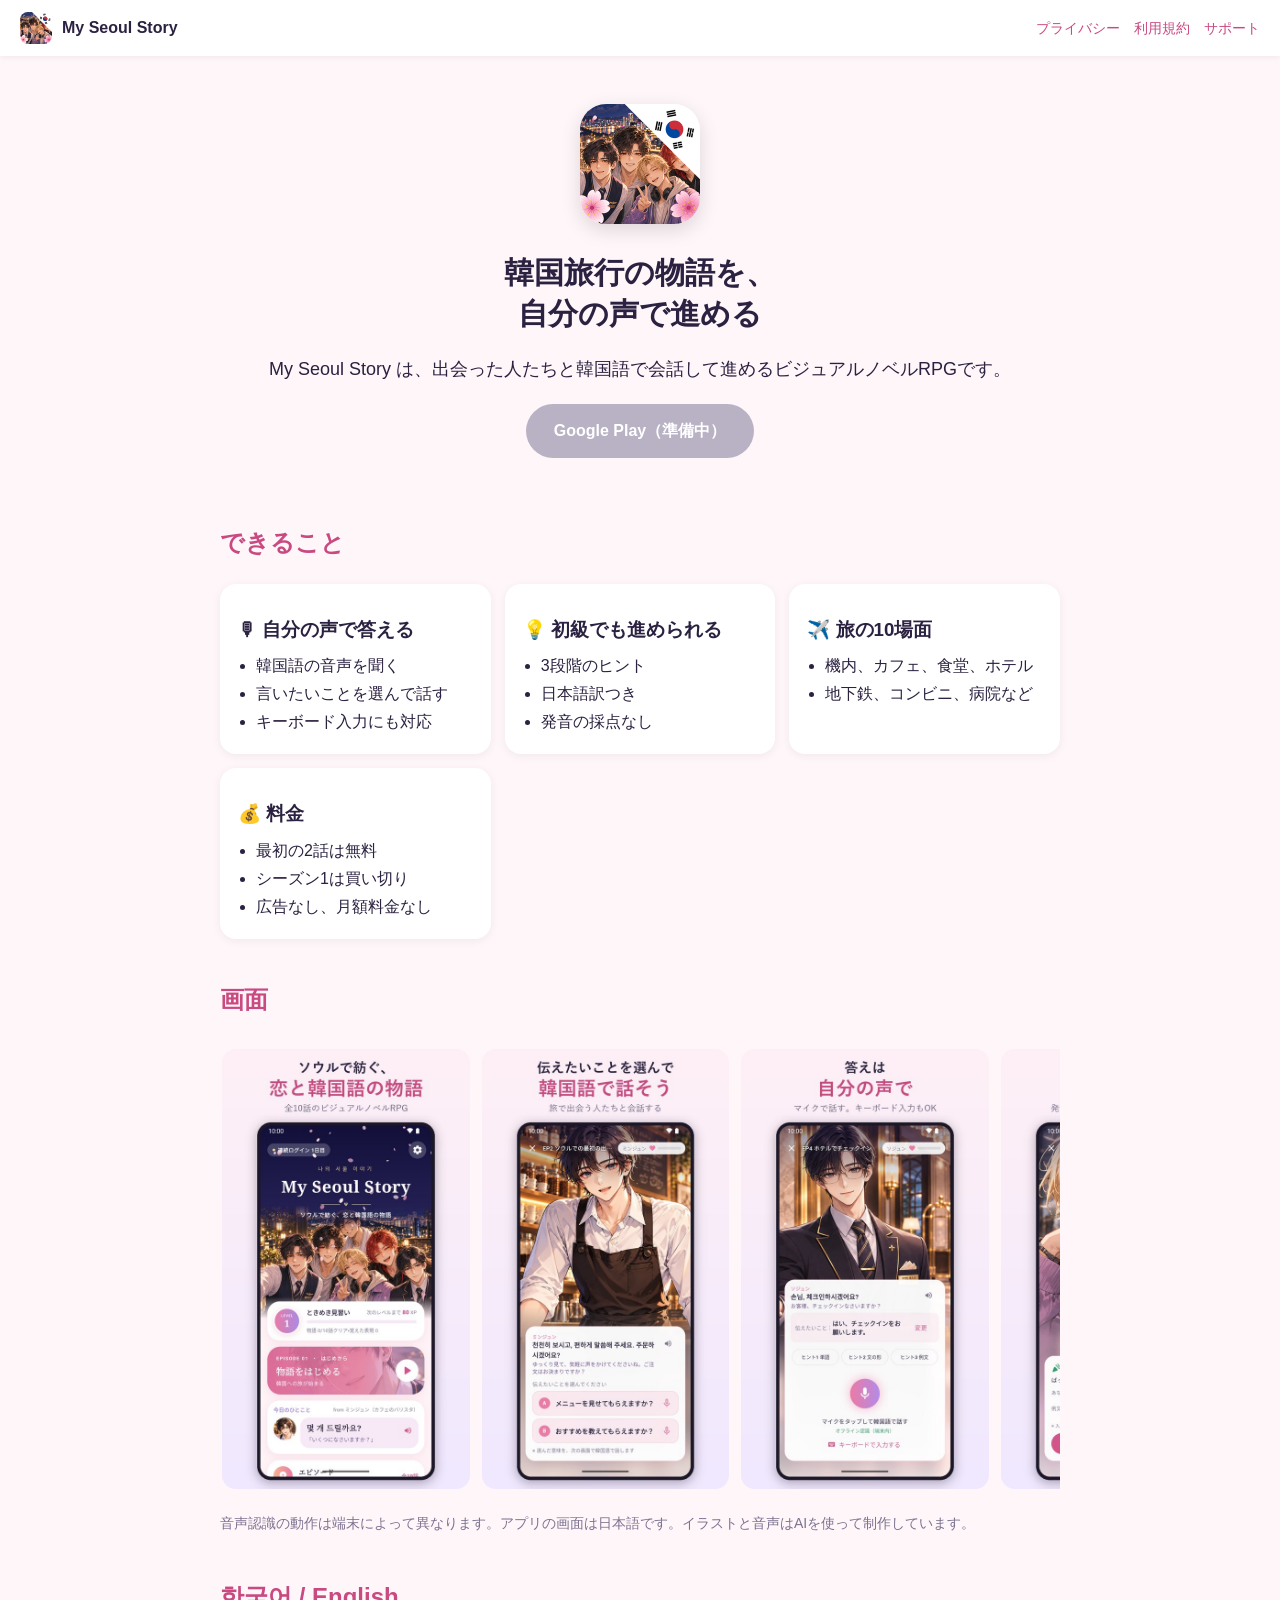
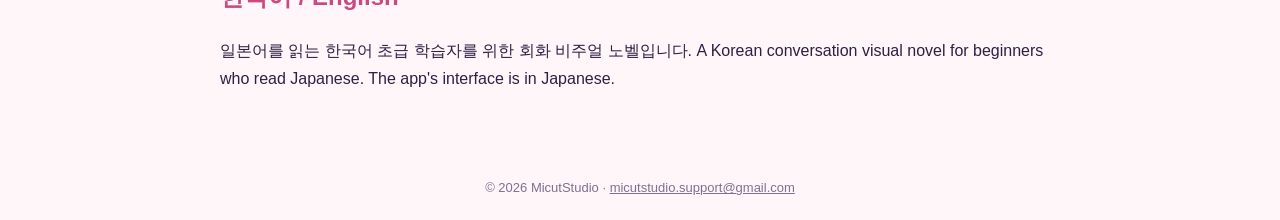
<file: index.html>
<!DOCTYPE html>
<html lang="ja"><head><meta charset="utf-8"><meta name="viewport" content="width=device-width, initial-scale=1">
<title>My Seoul Story - 話して覚える韓国語会話ノベル</title><link rel="icon" href="assets/icon.png"><link rel="stylesheet" href="assets/style.css"></head><body>
<header><a class="brand" href="index.html"><img src="assets/icon.png" alt="">My Seoul Story</a>
<nav><a href="privacy.html">プライバシー</a><a href="terms.html">利用規約</a><a href="support.html">サポート</a></nav></header><main><div class="hero"><img src="assets/icon.png" alt="アプリのアイコン"><h1>韓国旅行の物語を、<br>自分の声で進める</h1>
<p class="lead">My Seoul Story は、出会った人たちと韓国語で会話して進めるビジュアルノベルRPGです。</p>
<!-- Play 스토어 등록 후 href 의 PLAY_STORE_URL 을 실제 주소로 바꾸고 aria-disabled 를 지운다 -->
<a class="btn" href="PLAY_STORE_URL" aria-disabled="true">Google Play（準備中）</a></div>
<h2>できること</h2><div class="cards">
<div class="card"><h3>🎙 自分の声で答える</h3><ul><li>韓国語の音声を聞く</li><li>言いたいことを選んで話す</li><li>キーボード入力にも対応</li></ul></div>
<div class="card"><h3>💡 初級でも進められる</h3><ul><li>3段階のヒント</li><li>日本語訳つき</li><li>発音の採点なし</li></ul></div>
<div class="card"><h3>✈️ 旅の10場面</h3><ul><li>機内、カフェ、食堂、ホテル</li><li>地下鉄、コンビニ、病院など</li></ul></div>
<div class="card"><h3>💰 料金</h3><ul><li>最初の2話は無料</li><li>シーズン1は買い切り</li><li>広告なし、月額料金なし</li></ul></div></div>
<h2>画面</h2><div class="shots"><img src="assets/01_main.jpg" alt="アプリの画面" loading="lazy"><img src="assets/02_choice.jpg" alt="アプリの画面" loading="lazy"><img src="assets/03_voice.jpg" alt="アプリの画面" loading="lazy"><img src="assets/04_result.jpg" alt="アプリの画面" loading="lazy"><img src="assets/05_episodes.jpg" alt="アプリの画面" loading="lazy"></div>
<p class="note">音声認識の動作は端末によって異なります。アプリの画面は日本語です。イラストと音声はAIを使って制作しています。</p>
<h2>한국어 / English</h2><p>일본어를 읽는 한국어 초급 학습자를 위한 회화 비주얼 노벨입니다. A Korean conversation visual novel for beginners who read Japanese. The app's interface is in Japanese.</p></main><footer>© 2026 MicutStudio · <a href="mailto:micutstudio.support@gmail.com">micutstudio.support@gmail.com</a></footer></body></html>
</file>
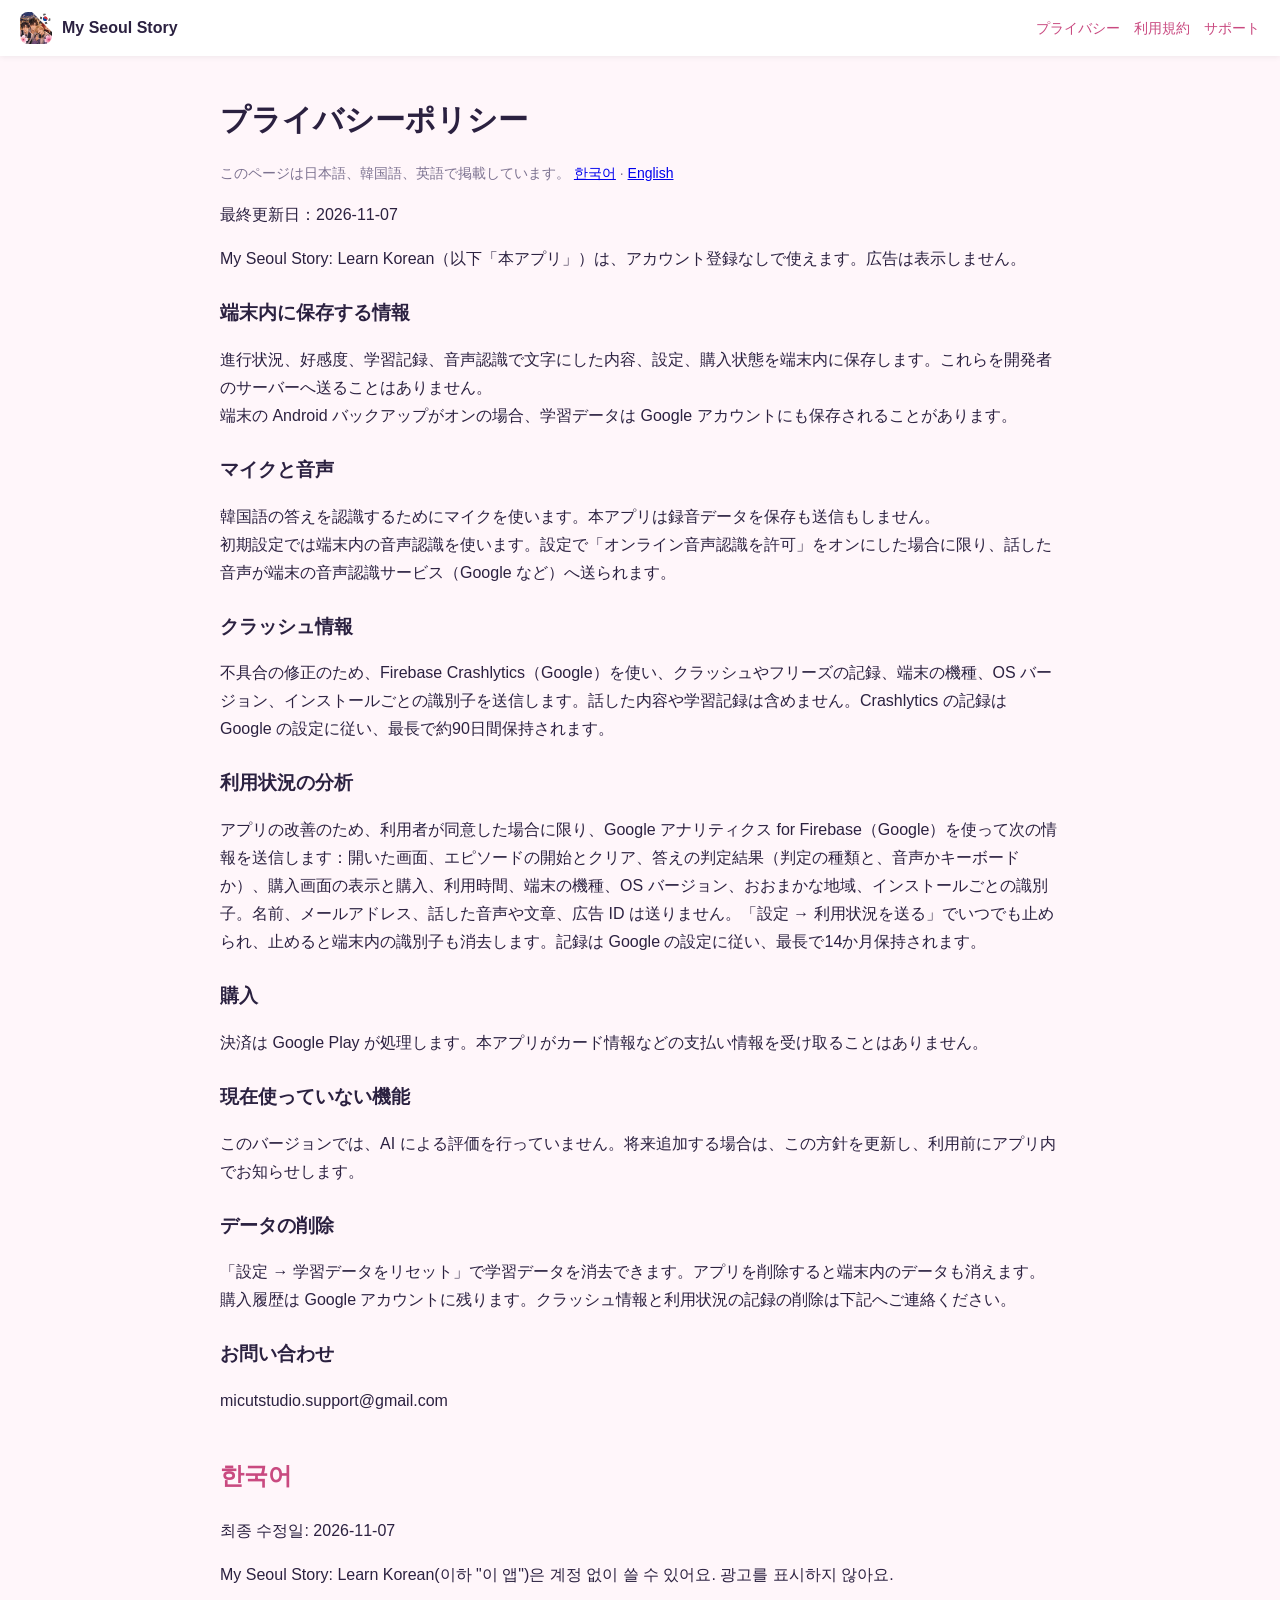
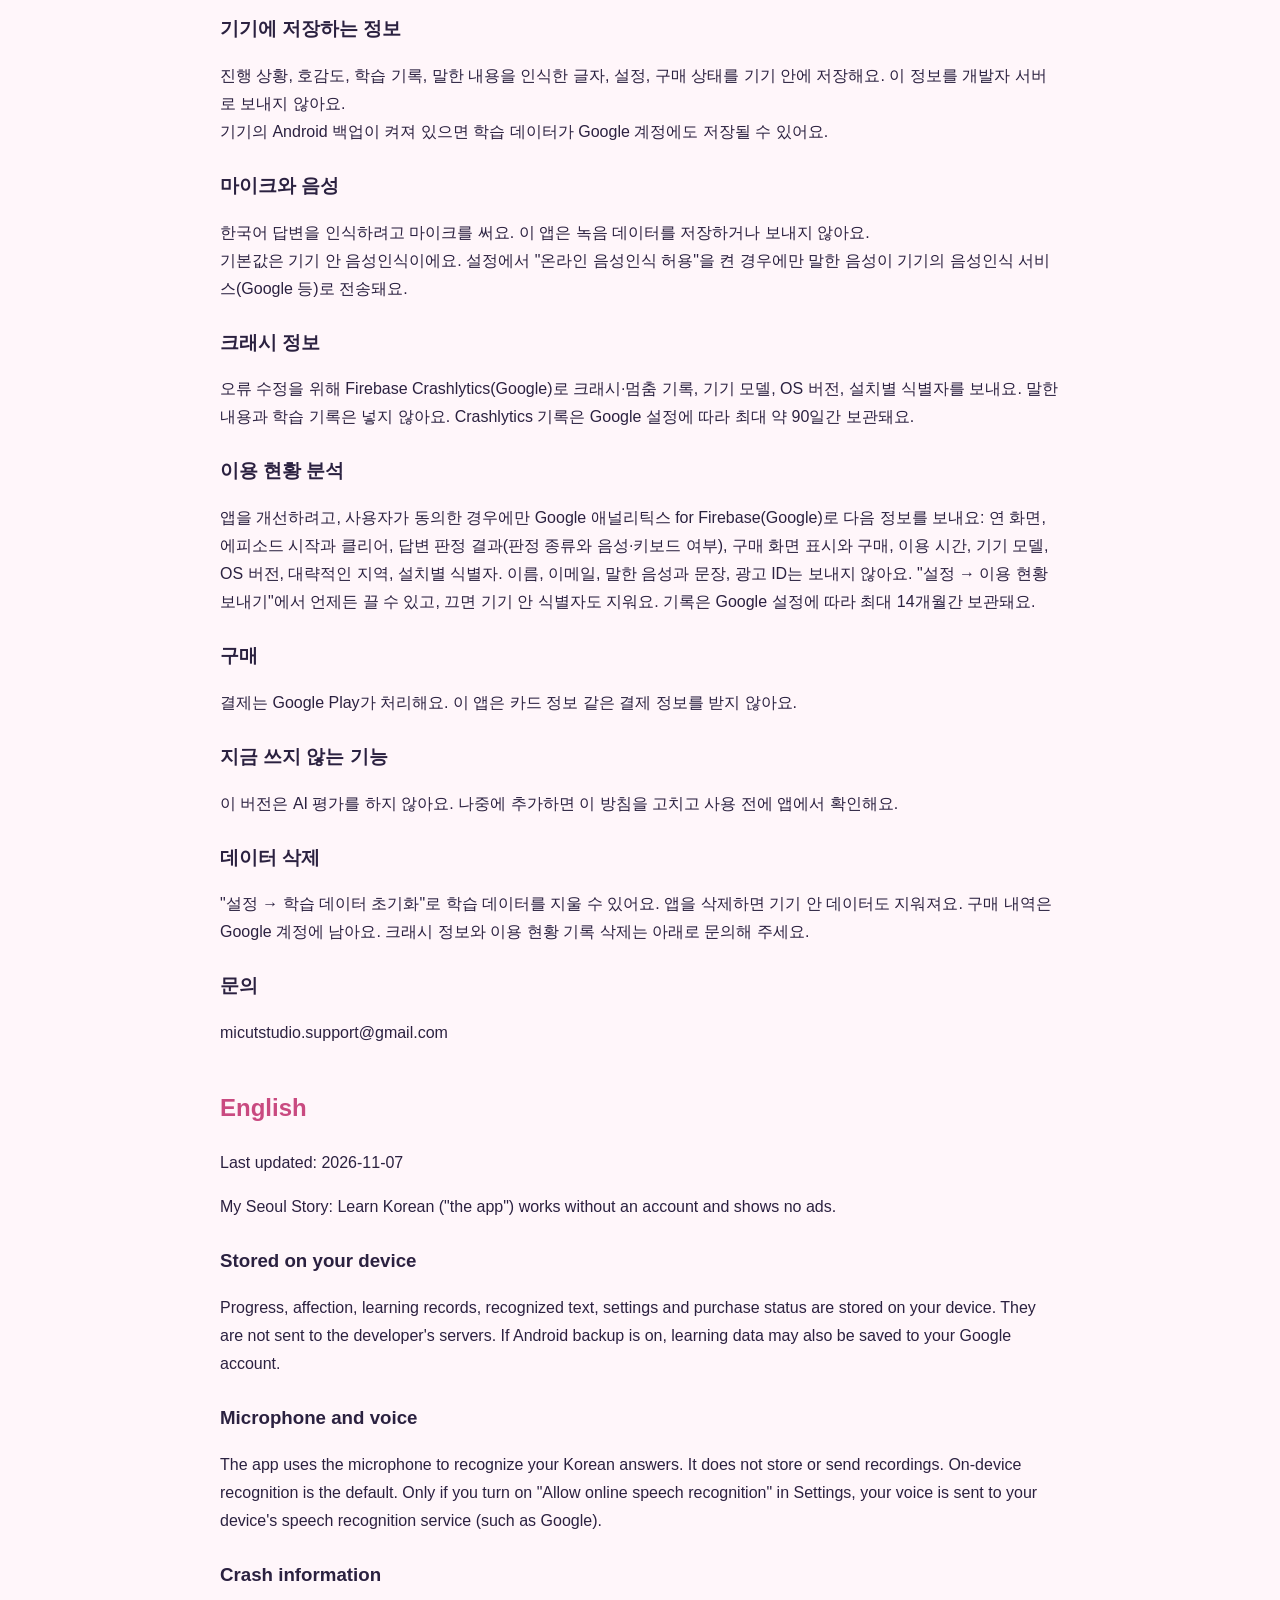
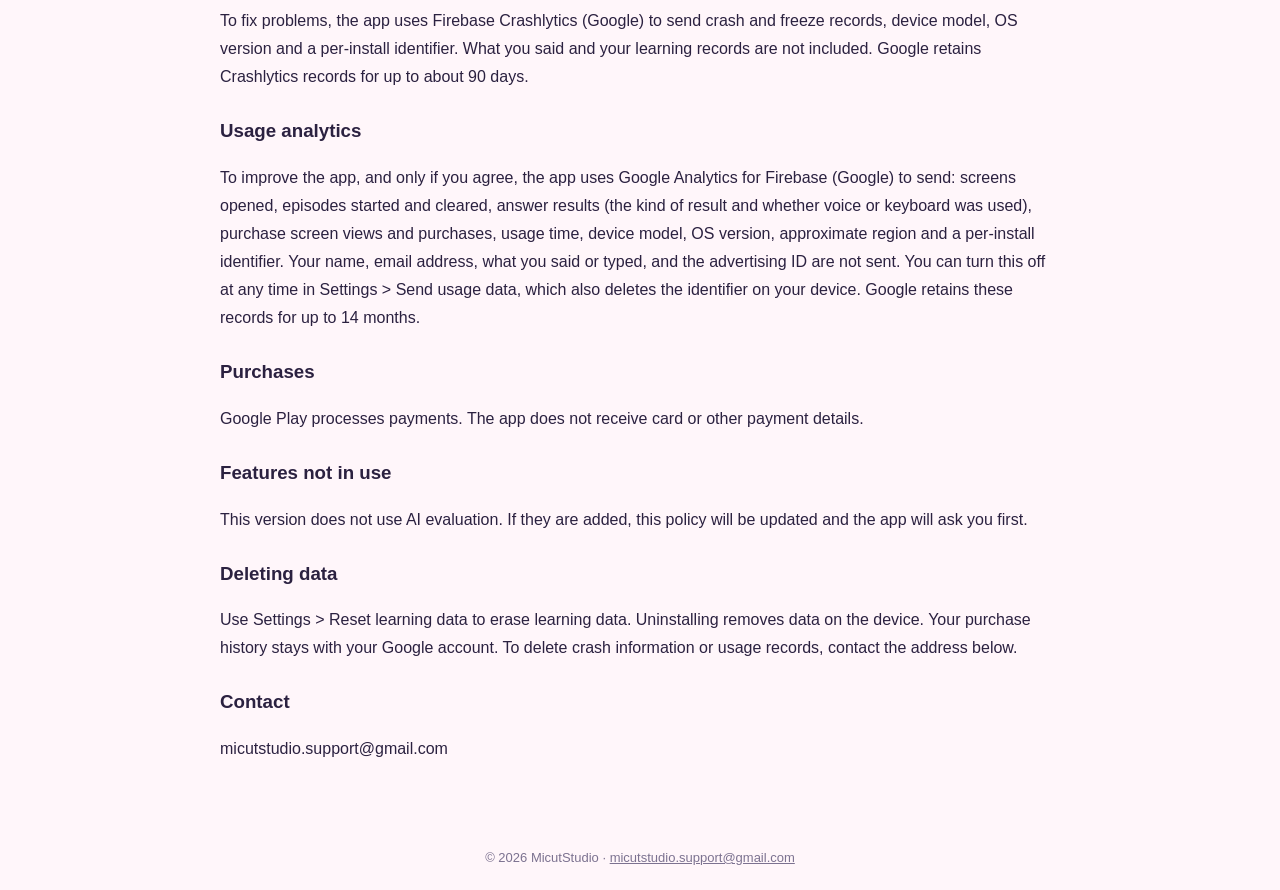
<file: privacy.html>
<!DOCTYPE html>
<html lang="ja"><head><meta charset="utf-8"><meta name="viewport" content="width=device-width, initial-scale=1">
<title>プライバシーポリシー</title><link rel="icon" href="assets/icon.png"><link rel="stylesheet" href="assets/style.css"></head><body>
<header><a class="brand" href="index.html"><img src="assets/icon.png" alt="">My Seoul Story</a>
<nav><a href="privacy.html">プライバシー</a><a href="terms.html">利用規約</a><a href="support.html">サポート</a></nav></header><main><h1>プライバシーポリシー</h1><p class="note">このページは日本語、韓国語、英語で掲載しています。 <a href="#ko">한국어</a> · <a href="#en">English</a></p><p>最終更新日：2026-11-07</p><p>My Seoul Story: Learn Korean（以下「本アプリ」）は、アカウント登録なしで使えます。広告は表示しません。</p><h3>端末内に保存する情報</h3><p>進行状況、好感度、学習記録、音声認識で文字にした内容、設定、購入状態を端末内に保存します。これらを開発者のサーバーへ送ることはありません。<br>端末の Android バックアップがオンの場合、学習データは Google アカウントにも保存されることがあります。</p><h3>マイクと音声</h3><p>韓国語の答えを認識するためにマイクを使います。本アプリは録音データを保存も送信もしません。<br>初期設定では端末内の音声認識を使います。設定で「オンライン音声認識を許可」をオンにした場合に限り、話した音声が端末の音声認識サービス（Google など）へ送られます。</p><h3>クラッシュ情報</h3><p>不具合の修正のため、Firebase Crashlytics（Google）を使い、クラッシュやフリーズの記録、端末の機種、OS バージョン、インストールごとの識別子を送信します。話した内容や学習記録は含めません。Crashlytics の記録は Google の設定に従い、最長で約90日間保持されます。</p><h3>利用状況の分析</h3><p>アプリの改善のため、利用者が同意した場合に限り、Google アナリティクス for Firebase（Google）を使って次の情報を送信します：開いた画面、エピソードの開始とクリア、答えの判定結果（判定の種類と、音声かキーボードか）、購入画面の表示と購入、利用時間、端末の機種、OS バージョン、おおまかな地域、インストールごとの識別子。名前、メールアドレス、話した音声や文章、広告 ID は送りません。「設定 → 利用状況を送る」でいつでも止められ、止めると端末内の識別子も消去します。記録は Google の設定に従い、最長で14か月保持されます。</p><h3>購入</h3><p>決済は Google Play が処理します。本アプリがカード情報などの支払い情報を受け取ることはありません。</p><h3>現在使っていない機能</h3><p>このバージョンでは、AI による評価を行っていません。将来追加する場合は、この方針を更新し、利用前にアプリ内でお知らせします。</p><h3>データの削除</h3><p>「設定 → 学習データをリセット」で学習データを消去できます。アプリを削除すると端末内のデータも消えます。購入履歴は Google アカウントに残ります。クラッシュ情報と利用状況の記録の削除は下記へご連絡ください。</p><h3>お問い合わせ</h3><p>micutstudio.support@gmail.com</p><h2 id="ko">한국어</h2><p>최종 수정일: 2026-11-07</p><p>My Seoul Story: Learn Korean(이하 &quot;이 앱&quot;)은 계정 없이 쓸 수 있어요. 광고를 표시하지 않아요.</p><h3>기기에 저장하는 정보</h3><p>진행 상황, 호감도, 학습 기록, 말한 내용을 인식한 글자, 설정, 구매 상태를 기기 안에 저장해요. 이 정보를 개발자 서버로 보내지 않아요.<br>기기의 Android 백업이 켜져 있으면 학습 데이터가 Google 계정에도 저장될 수 있어요.</p><h3>마이크와 음성</h3><p>한국어 답변을 인식하려고 마이크를 써요. 이 앱은 녹음 데이터를 저장하거나 보내지 않아요.<br>기본값은 기기 안 음성인식이에요. 설정에서 &quot;온라인 음성인식 허용&quot;을 켠 경우에만 말한 음성이 기기의 음성인식 서비스(Google 등)로 전송돼요.</p><h3>크래시 정보</h3><p>오류 수정을 위해 Firebase Crashlytics(Google)로 크래시·멈춤 기록, 기기 모델, OS 버전, 설치별 식별자를 보내요. 말한 내용과 학습 기록은 넣지 않아요. Crashlytics 기록은 Google 설정에 따라 최대 약 90일간 보관돼요.</p><h3>이용 현황 분석</h3><p>앱을 개선하려고, 사용자가 동의한 경우에만 Google 애널리틱스 for Firebase(Google)로 다음 정보를 보내요: 연 화면, 에피소드 시작과 클리어, 답변 판정 결과(판정 종류와 음성·키보드 여부), 구매 화면 표시와 구매, 이용 시간, 기기 모델, OS 버전, 대략적인 지역, 설치별 식별자. 이름, 이메일, 말한 음성과 문장, 광고 ID는 보내지 않아요. &quot;설정 → 이용 현황 보내기&quot;에서 언제든 끌 수 있고, 끄면 기기 안 식별자도 지워요. 기록은 Google 설정에 따라 최대 14개월간 보관돼요.</p><h3>구매</h3><p>결제는 Google Play가 처리해요. 이 앱은 카드 정보 같은 결제 정보를 받지 않아요.</p><h3>지금 쓰지 않는 기능</h3><p>이 버전은 AI 평가를 하지 않아요. 나중에 추가하면 이 방침을 고치고 사용 전에 앱에서 확인해요.</p><h3>데이터 삭제</h3><p>&quot;설정 → 학습 데이터 초기화&quot;로 학습 데이터를 지울 수 있어요. 앱을 삭제하면 기기 안 데이터도 지워져요. 구매 내역은 Google 계정에 남아요. 크래시 정보와 이용 현황 기록 삭제는 아래로 문의해 주세요.</p><h3>문의</h3><p>micutstudio.support@gmail.com</p><h2 id="en">English</h2><p>Last updated: 2026-11-07</p><p>My Seoul Story: Learn Korean (&quot;the app&quot;) works without an account and shows no ads.</p><h3>Stored on your device</h3><p>Progress, affection, learning records, recognized text, settings and purchase status are stored on your device. They are not sent to the developer&#x27;s servers. If Android backup is on, learning data may also be saved to your Google account.</p><h3>Microphone and voice</h3><p>The app uses the microphone to recognize your Korean answers. It does not store or send recordings. On-device recognition is the default. Only if you turn on &quot;Allow online speech recognition&quot; in Settings, your voice is sent to your device&#x27;s speech recognition service (such as Google).</p><h3>Crash information</h3><p>To fix problems, the app uses Firebase Crashlytics (Google) to send crash and freeze records, device model, OS version and a per-install identifier. What you said and your learning records are not included. Google retains Crashlytics records for up to about 90 days.</p><h3>Usage analytics</h3><p>To improve the app, and only if you agree, the app uses Google Analytics for Firebase (Google) to send: screens opened, episodes started and cleared, answer results (the kind of result and whether voice or keyboard was used), purchase screen views and purchases, usage time, device model, OS version, approximate region and a per-install identifier. Your name, email address, what you said or typed, and the advertising ID are not sent. You can turn this off at any time in Settings &gt; Send usage data, which also deletes the identifier on your device. Google retains these records for up to 14 months.</p><h3>Purchases</h3><p>Google Play processes payments. The app does not receive card or other payment details.</p><h3>Features not in use</h3><p>This version does not use AI evaluation. If they are added, this policy will be updated and the app will ask you first.</p><h3>Deleting data</h3><p>Use Settings &gt; Reset learning data to erase learning data. Uninstalling removes data on the device. Your purchase history stays with your Google account. To delete crash information or usage records, contact the address below.</p><h3>Contact</h3><p>micutstudio.support@gmail.com</p></main><footer>© 2026 MicutStudio · <a href="mailto:micutstudio.support@gmail.com">micutstudio.support@gmail.com</a></footer></body></html>
</file>
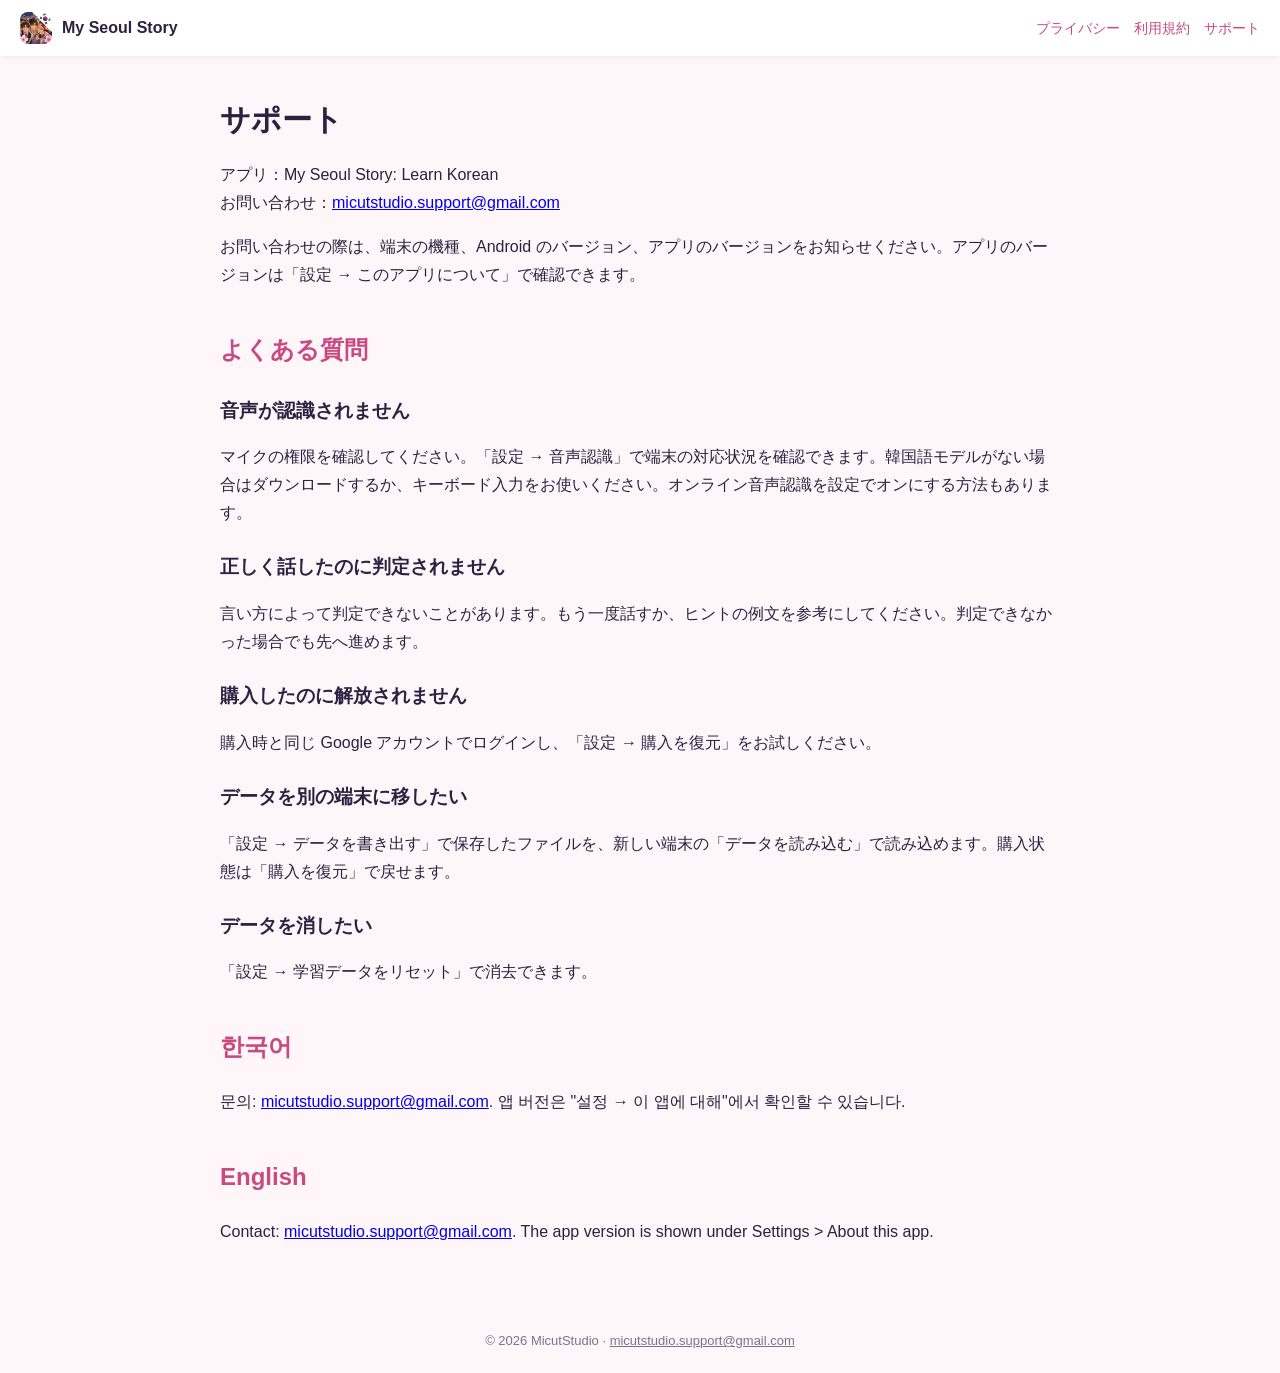
<file: support.html>
<!DOCTYPE html>
<html lang="ja"><head><meta charset="utf-8"><meta name="viewport" content="width=device-width, initial-scale=1">
<title>サポート</title><link rel="icon" href="assets/icon.png"><link rel="stylesheet" href="assets/style.css"></head><body>
<header><a class="brand" href="index.html"><img src="assets/icon.png" alt="">My Seoul Story</a>
<nav><a href="privacy.html">プライバシー</a><a href="terms.html">利用規約</a><a href="support.html">サポート</a></nav></header><main><h1>サポート</h1><p>アプリ：My Seoul Story: Learn Korean<br>お問い合わせ：<a href="mailto:micutstudio.support@gmail.com">micutstudio.support@gmail.com</a></p>
<p>お問い合わせの際は、端末の機種、Android のバージョン、アプリのバージョンをお知らせください。アプリのバージョンは「設定 → このアプリについて」で確認できます。</p>
<h2>よくある質問</h2>
<h3>音声が認識されません</h3><p>マイクの権限を確認してください。「設定 → 音声認識」で端末の対応状況を確認できます。韓国語モデルがない場合はダウンロードするか、キーボード入力をお使いください。オンライン音声認識を設定でオンにする方法もあります。</p>
<h3>正しく話したのに判定されません</h3><p>言い方によって判定できないことがあります。もう一度話すか、ヒントの例文を参考にしてください。判定できなかった場合でも先へ進めます。</p>
<h3>購入したのに解放されません</h3><p>購入時と同じ Google アカウントでログインし、「設定 → 購入を復元」をお試しください。</p>
<h3>データを別の端末に移したい</h3><p>「設定 → データを書き出す」で保存したファイルを、新しい端末の「データを読み込む」で読み込めます。購入状態は「購入を復元」で戻せます。</p>
<h3>データを消したい</h3><p>「設定 → 学習データをリセット」で消去できます。</p>
<h2>한국어</h2><p>문의: <a href="mailto:micutstudio.support@gmail.com">micutstudio.support@gmail.com</a>. 앱 버전은 "설정 → 이 앱에 대해"에서 확인할 수 있습니다.</p>
<h2>English</h2><p>Contact: <a href="mailto:micutstudio.support@gmail.com">micutstudio.support@gmail.com</a>. The app version is shown under Settings &gt; About this app.</p></main><footer>© 2026 MicutStudio · <a href="mailto:micutstudio.support@gmail.com">micutstudio.support@gmail.com</a></footer></body></html>
</file>
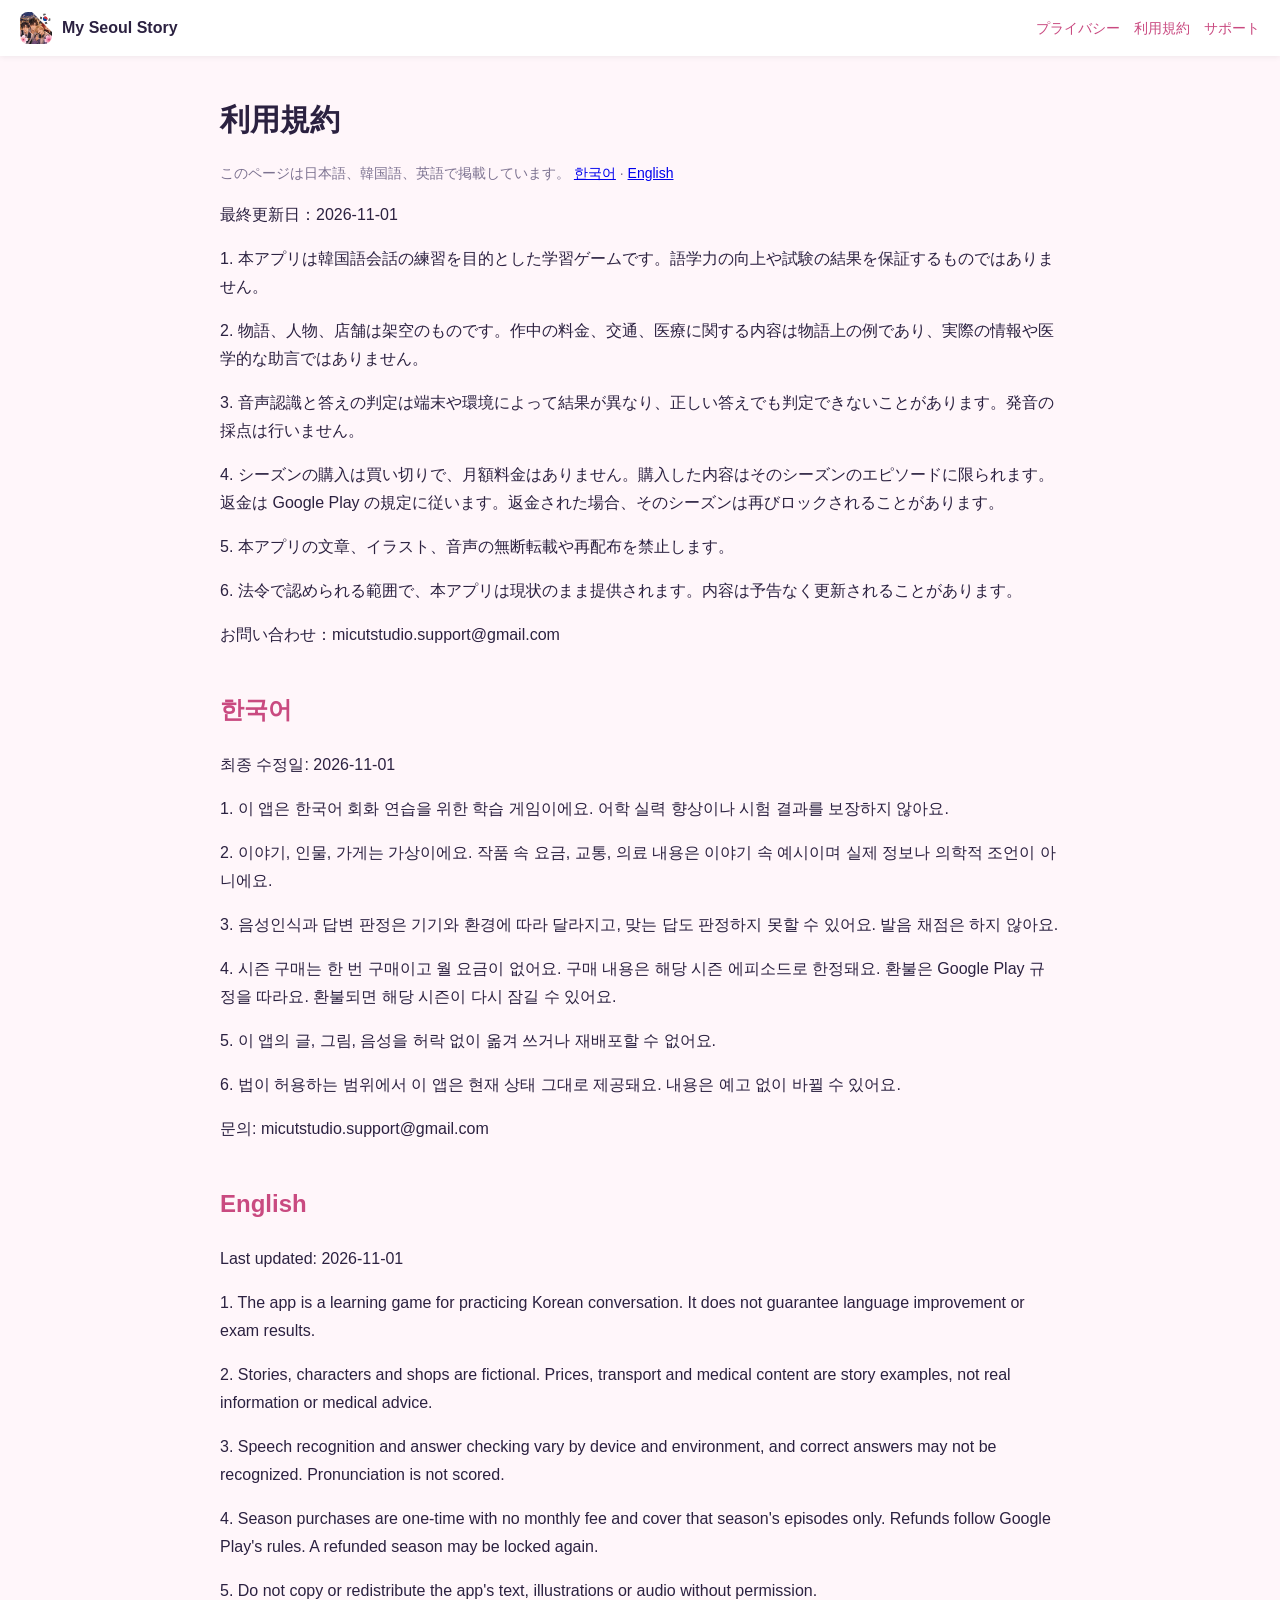
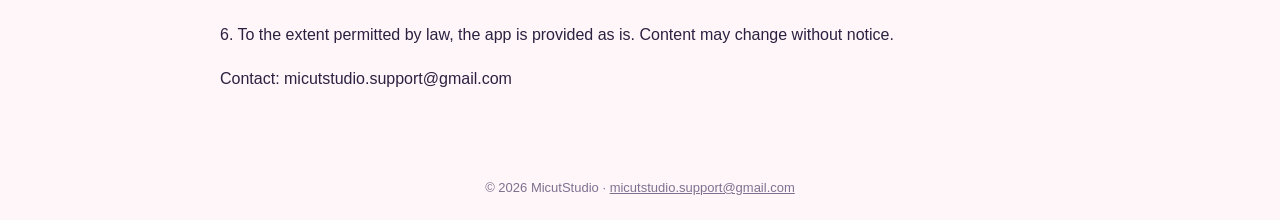
<file: terms.html>
<!DOCTYPE html>
<html lang="ja"><head><meta charset="utf-8"><meta name="viewport" content="width=device-width, initial-scale=1">
<title>利用規約</title><link rel="icon" href="assets/icon.png"><link rel="stylesheet" href="assets/style.css"></head><body>
<header><a class="brand" href="index.html"><img src="assets/icon.png" alt="">My Seoul Story</a>
<nav><a href="privacy.html">プライバシー</a><a href="terms.html">利用規約</a><a href="support.html">サポート</a></nav></header><main><h1>利用規約</h1><p class="note">このページは日本語、韓国語、英語で掲載しています。 <a href="#ko">한국어</a> · <a href="#en">English</a></p><p>最終更新日：2026-11-01</p><p>1. 本アプリは韓国語会話の練習を目的とした学習ゲームです。語学力の向上や試験の結果を保証するものではありません。</p><p>2. 物語、人物、店舗は架空のものです。作中の料金、交通、医療に関する内容は物語上の例であり、実際の情報や医学的な助言ではありません。</p><p>3. 音声認識と答えの判定は端末や環境によって結果が異なり、正しい答えでも判定できないことがあります。発音の採点は行いません。</p><p>4. シーズンの購入は買い切りで、月額料金はありません。購入した内容はそのシーズンのエピソードに限られます。返金は Google Play の規定に従います。返金された場合、そのシーズンは再びロックされることがあります。</p><p>5. 本アプリの文章、イラスト、音声の無断転載や再配布を禁止します。</p><p>6. 法令で認められる範囲で、本アプリは現状のまま提供されます。内容は予告なく更新されることがあります。</p><p>お問い合わせ：micutstudio.support@gmail.com</p><h2 id="ko">한국어</h2><p>최종 수정일: 2026-11-01</p><p>1. 이 앱은 한국어 회화 연습을 위한 학습 게임이에요. 어학 실력 향상이나 시험 결과를 보장하지 않아요.</p><p>2. 이야기, 인물, 가게는 가상이에요. 작품 속 요금, 교통, 의료 내용은 이야기 속 예시이며 실제 정보나 의학적 조언이 아니에요.</p><p>3. 음성인식과 답변 판정은 기기와 환경에 따라 달라지고, 맞는 답도 판정하지 못할 수 있어요. 발음 채점은 하지 않아요.</p><p>4. 시즌 구매는 한 번 구매이고 월 요금이 없어요. 구매 내용은 해당 시즌 에피소드로 한정돼요. 환불은 Google Play 규정을 따라요. 환불되면 해당 시즌이 다시 잠길 수 있어요.</p><p>5. 이 앱의 글, 그림, 음성을 허락 없이 옮겨 쓰거나 재배포할 수 없어요.</p><p>6. 법이 허용하는 범위에서 이 앱은 현재 상태 그대로 제공돼요. 내용은 예고 없이 바뀔 수 있어요.</p><p>문의: micutstudio.support@gmail.com</p><h2 id="en">English</h2><p>Last updated: 2026-11-01</p><p>1. The app is a learning game for practicing Korean conversation. It does not guarantee language improvement or exam results.</p><p>2. Stories, characters and shops are fictional. Prices, transport and medical content are story examples, not real information or medical advice.</p><p>3. Speech recognition and answer checking vary by device and environment, and correct answers may not be recognized. Pronunciation is not scored.</p><p>4. Season purchases are one-time with no monthly fee and cover that season&#x27;s episodes only. Refunds follow Google Play&#x27;s rules. A refunded season may be locked again.</p><p>5. Do not copy or redistribute the app&#x27;s text, illustrations or audio without permission.</p><p>6. To the extent permitted by law, the app is provided as is. Content may change without notice.</p><p>Contact: micutstudio.support@gmail.com</p></main><footer>© 2026 MicutStudio · <a href="mailto:micutstudio.support@gmail.com">micutstudio.support@gmail.com</a></footer></body></html>
</file>
<file: assets/style.css>
*{box-sizing:border-box}body{margin:0;font-family:"Hiragino Sans","Yu Gothic",Meiryo,"Malgun Gothic",sans-serif;color:#2b2140;background:#fff6fa;line-height:1.75}
header{display:flex;flex-wrap:wrap;gap:8px 20px;align-items:center;justify-content:space-between;padding:12px 20px;background:#fff;box-shadow:0 1px 6px #0001}
.brand{display:flex;align-items:center;gap:10px;font-weight:700;color:inherit;text-decoration:none}.brand img{width:32px;height:32px;border-radius:8px}nav a{margin-left:14px;color:#c94a80;text-decoration:none;font-size:14px}nav a:first-child{margin-left:0}
main{max-width:880px;margin:auto;padding:24px 20px 48px}h1{font-size:30px;line-height:1.35}h2{margin-top:40px;color:#c94a80}h3{margin:24px 0 4px}.note{color:#7c7290;font-size:14px}
.hero{text-align:center;padding:24px 0}.hero img{width:120px;border-radius:26px;box-shadow:0 6px 20px #0002}.lead{font-size:18px}
.btn{display:inline-block;padding:13px 28px;border-radius:999px;background:#c94a80;color:#fff;font-weight:700;text-decoration:none}.btn[aria-disabled=true]{background:#b9b1c4;pointer-events:none}
.cards{display:grid;grid-template-columns:repeat(auto-fit,minmax(240px,1fr));gap:14px}.card{background:#fff;border-radius:16px;padding:6px 18px 12px;box-shadow:0 2px 10px #0000000f}.card ul{padding-left:18px;margin:6px 0}
.shots{display:flex;gap:12px;overflow-x:auto;padding:8px 2px}.shots img{height:440px;border-radius:14px;flex:none}footer{text-align:center;color:#7c7290;font-size:13px;padding:20px}footer a{color:inherit}
</file>
